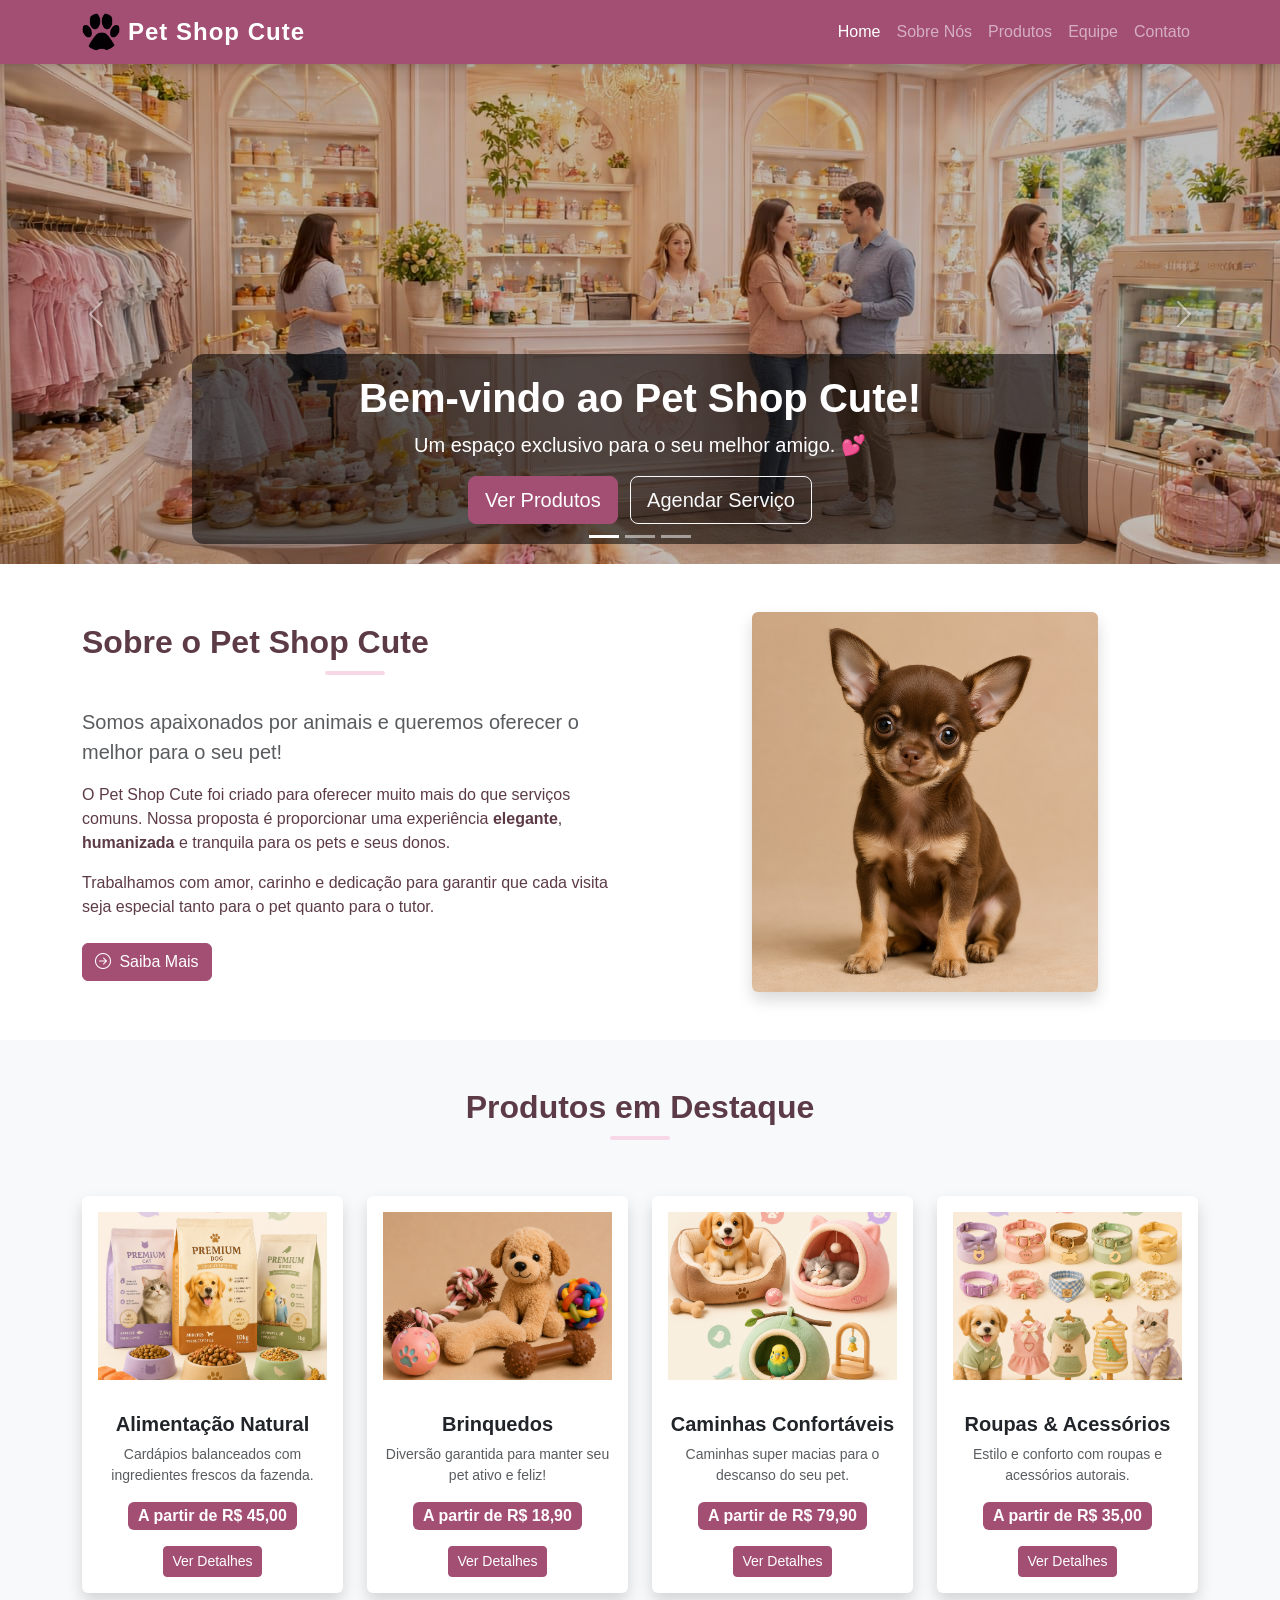
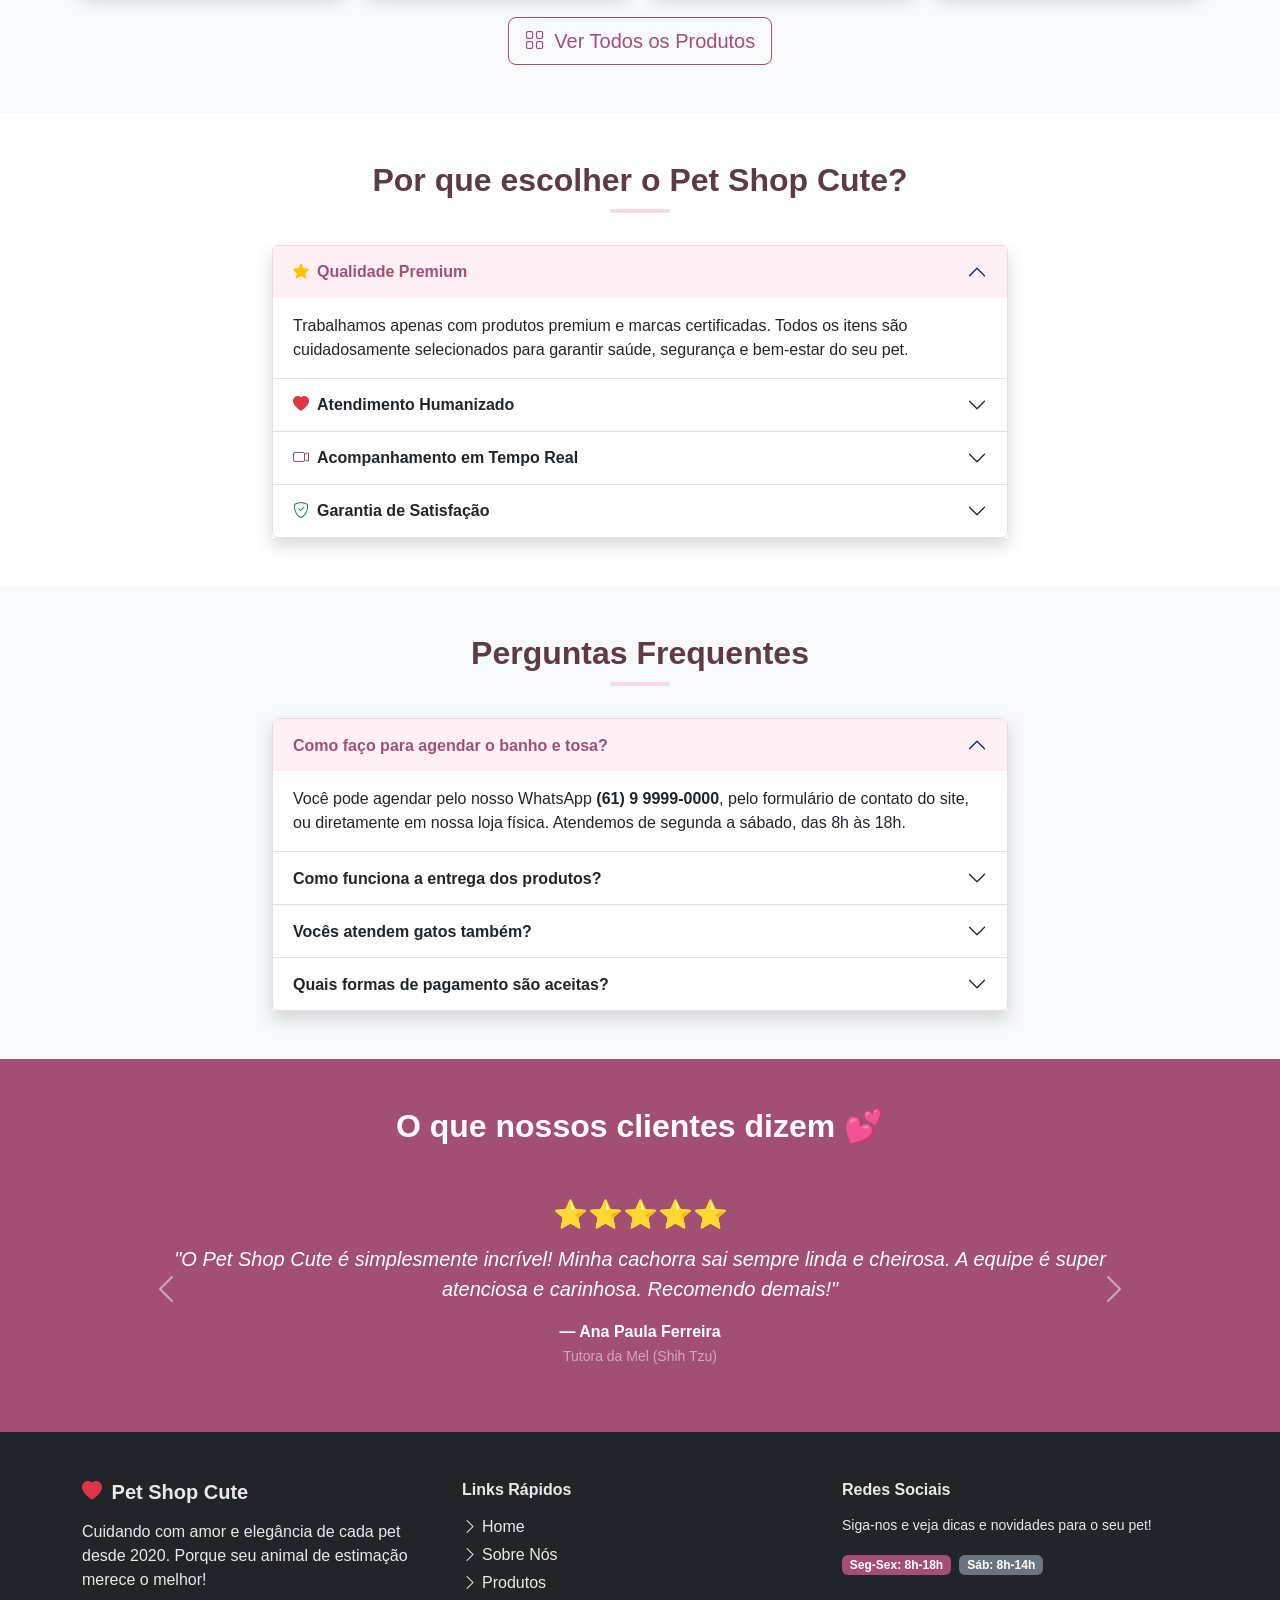
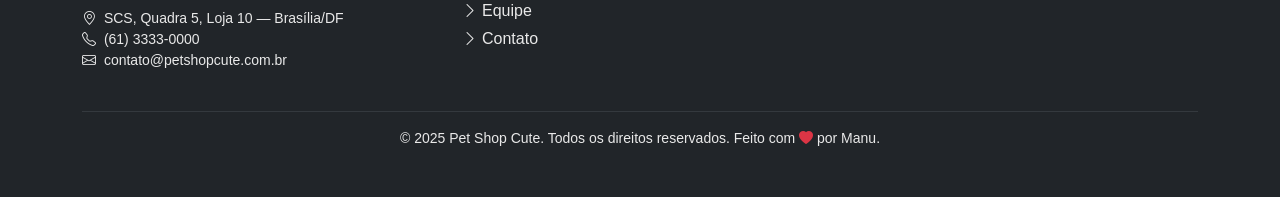
<file: index.html>
<!DOCTYPE html>
<html lang="pt-BR">
<head>
    <meta charset="UTF-8">
    <meta name="viewport" content="width=device-width, initial-scale=1.0">
    <link rel="icon" href="./imagens/logo.png" type="image/png">
    <title>Pet Shop Cute | Início</title>
    <!-- Bootstrap CSS -->
    <link href="https://cdn.jsdelivr.net/npm/bootstrap@5.3.3/dist/css/bootstrap.min.css" rel="stylesheet">
    <!-- Bootstrap Icons -->
    <link rel="stylesheet" href="https://cdn.jsdelivr.net/npm/bootstrap-icons@1.11.3/font/bootstrap-icons.min.css">
    <!-- CSS personalizado -->
    <link rel="stylesheet" href="css/estilo.css">
</head>
<body>

    <!-- ============ NAVBAR ============ -->
    <nav class="navbar navbar-expand-lg navbar-dark bg-primary sticky-top">
        <div class="container">
            <a class="navbar-brand fw-bold d-flex align-items-center" href="index.html">
                <img src="./imagens/logo.png" alt="Logo" width="38" height="38" class="me-2 rounded-circle">
                Pet Shop Cute
            </a>
            <button class="navbar-toggler" type="button" data-bs-toggle="collapse" data-bs-target="#navbarPrincipal">
                <span class="navbar-toggler-icon"></span>
            </button>
            <div class="collapse navbar-collapse" id="navbarPrincipal">
                <ul class="navbar-nav ms-auto">
                    <li class="nav-item">
                        <a class="nav-link active" href="index.html">Home</a>
                    </li>
                    <li class="nav-item">
                        <a class="nav-link" href="./paginas/sobre.html">Sobre Nós</a>
                    </li>
                    <li class="nav-item">
                        <a class="nav-link" href="./paginas/produtos.html">Produtos</a>
                    </li>
                    <li class="nav-item">
                        <a class="nav-link" href="./paginas/equipe.html">Equipe</a>
                    </li>
                    <li class="nav-item">
                        <a class="nav-link" href="./paginas/contato.html">Contato</a>
                    </li>
                </ul>
            </div>
        </div>
    </nav>

    <!-- ============ CAROUSEL PRINCIPAL ============ -->
    <div id="carouselPrincipal" class="carousel slide" data-bs-ride="carousel" data-bs-interval="4500">
        <div class="carousel-indicators">
            <button type="button" data-bs-target="#carouselPrincipal" data-bs-slide-to="0" class="active"></button>
            <button type="button" data-bs-target="#carouselPrincipal" data-bs-slide-to="1"></button>
            <button type="button" data-bs-target="#carouselPrincipal" data-bs-slide-to="2"></button>
        </div>
        <div class="carousel-inner">
            <div class="carousel-item active">
                <img src="./imagens/Pet Shop.jpeg" class="d-block w-100" alt="Pet Shop Cute - Espaço">
                <div class="carousel-caption d-none d-md-block">
                    <h2 class="fw-bold display-6">Bem-vindo ao Pet Shop Cute!</h2>
                    <p class="fs-5">Um espaço exclusivo para o seu melhor amigo. &#128149;</p>
                    <a href="./paginas/produtos.html" class="btn btn-primary btn-lg me-2">Ver Produtos</a>
                    <a href="./paginas/contato.html" class="btn btn-outline-light btn-lg">Agendar Serviço</a>
                </div>
            </div>
            <div class="carousel-item">
                <img src="./imagens/Pet Shop Spa.jpeg" class="d-block w-100" alt="Banho e Spa Premium">
                <div class="carousel-caption d-none d-md-block">
                    <h2 class="fw-bold display-6">Banho & Spa Premium</h2>
                    <p class="fs-5">Cuidado e bem-estar para o seu pet com produtos de qualidade!</p>
                    <a href="./paginas/contato.html" class="btn btn-primary btn-lg">Agendar Banho</a>
                </div>
            </div>
            <div class="carousel-item">
                <img src="./imagens/Comida.jpeg" class="d-block w-100" alt="Alimentação Natural">
                <div class="carousel-caption d-none d-md-block">
                    <h2 class="fw-bold display-6">Alimentação Natural</h2>
                    <p class="fs-5">Ingredientes frescos e balanceados para a saúde do seu pet!</p>
                    <a href="./paginas/produtos.html" class="btn btn-primary btn-lg">Ver Cardápio</a>
                </div>
            </div>
        </div>
        <button class="carousel-control-prev" type="button" data-bs-target="#carouselPrincipal" data-bs-slide="prev">
            <span class="carousel-control-prev-icon"></span>
            <span class="visually-hidden">Anterior</span>
        </button>
        <button class="carousel-control-next" type="button" data-bs-target="#carouselPrincipal" data-bs-slide="next">
            <span class="carousel-control-next-icon"></span>
            <span class="visually-hidden">Próximo</span>
        </button>
    </div>

    <!-- ============ SEÇÃO 1 - SOBRE NÓS ============ -->
    <section class="py-5" id="sobre">
        <div class="container">
            <div class="row align-items-center g-4">
                <div class="col-md-6">
                    <h2 class="fw-bold secao-titulo text-start">Sobre o Pet Shop Cute</h2>
                    <p class="lead text-muted">Somos apaixonados por animais e queremos oferecer o melhor para o seu pet!</p>
                    <p>O Pet Shop Cute foi criado para oferecer muito mais do que serviços comuns. Nossa proposta é proporcionar uma experiência <strong>elegante</strong>, <strong>humanizada</strong> e tranquila para os pets e seus donos.</p>
                    <p>Trabalhamos com amor, carinho e dedicação para garantir que cada visita seja especial tanto para o pet quanto para o tutor.</p>
                    <a href="./paginas/sobre.html" class="btn btn-primary mt-2">
                        <i class="bi bi-arrow-right-circle me-1"></i> Saiba Mais
                    </a>
                </div>
                <div class="col-md-6 text-center">
                    <img src="./imagens/cachorro.png" class="img-fluid rounded shadow" alt="Nosso pet shop" style="max-height: 380px;">
                </div>
            </div>
        </div>
    </section>

    <!-- ============ SEÇÃO 2 - PRODUTOS EM DESTAQUE ============ -->
    <section class="py-5 bg-light" id="produtos">
        <div class="container">
            <h2 class="text-center fw-bold secao-titulo">Produtos em Destaque</h2>
            <div class="row row-cols-1 row-cols-md-4 g-4 mt-2">
                <div class="col">
                    <div class="card h-100 shadow border-0">
                        <img src="./imagens/comida.png" class="card-img-top p-3" alt="Alimentação Natural">
                        <div class="card-body text-center">
                            <h5 class="card-title fw-bold">Alimentação Natural</h5>
                            <p class="card-text text-muted small">Cardápios balanceados com ingredientes frescos da fazenda.</p>
                            <span class="badge bg-primary fs-6 mb-3">A partir de R$ 45,00</span><br>
                            <a href="./paginas/produtos.html" class="btn btn-primary btn-sm">Ver Detalhes</a>
                        </div>
                    </div>
                </div>
                <div class="col">
                    <div class="card h-100 shadow border-0">
                        <img src="./imagens/brinquedos.png" class="card-img-top p-3" alt="Brinquedos">
                        <div class="card-body text-center">
                            <h5 class="card-title fw-bold">Brinquedos</h5>
                            <p class="card-text text-muted small">Diversão garantida para manter seu pet ativo e feliz!</p>
                            <span class="badge bg-primary fs-6 mb-3">A partir de R$ 18,90</span><br>
                            <a href="./paginas/produtos.html" class="btn btn-primary btn-sm">Ver Detalhes</a>
                        </div>
                    </div>
                </div>
                <div class="col">
                    <div class="card h-100 shadow border-0">
                        <img src="./imagens/caminhas.png" class="card-img-top p-3" alt="Caminhas">
                        <div class="card-body text-center">
                            <h5 class="card-title fw-bold">Caminhas Confortáveis</h5>
                            <p class="card-text text-muted small">Caminhas super macias para o descanso do seu pet.</p>
                            <span class="badge bg-primary fs-6 mb-3">A partir de R$ 79,90</span><br>
                            <a href="./paginas/produtos.html" class="btn btn-primary btn-sm">Ver Detalhes</a>
                        </div>
                    </div>
                </div>
                <div class="col">
                    <div class="card h-100 shadow border-0">
                        <img src="./imagens/roupa.png" class="card-img-top p-3" alt="Roupas e Acessórios">
                        <div class="card-body text-center">
                            <h5 class="card-title fw-bold">Roupas & Acessórios</h5>
                            <p class="card-text text-muted small">Estilo e conforto com roupas e acessórios autorais.</p>
                            <span class="badge bg-primary fs-6 mb-3">A partir de R$ 35,00</span><br>
                            <a href="./paginas/produtos.html" class="btn btn-primary btn-sm">Ver Detalhes</a>
                        </div>
                    </div>
                </div>
            </div>
            <div class="text-center mt-4">
                <a href="./paginas/produtos.html" class="btn btn-outline-primary btn-lg">
                    <i class="bi bi-grid me-1"></i> Ver Todos os Produtos
                </a>
            </div>
        </div>
    </section>

    <!-- ============ SEÇÃO 3 - DIFERENCIAIS (ACCORDION 1) ============ -->
    <section class="py-5" id="diferenciais">
        <div class="container">
            <h2 class="text-center fw-bold secao-titulo">Por que escolher o Pet Shop Cute?</h2>
            <div class="row mt-4">
                <div class="col-md-8 mx-auto">
                    <div class="accordion shadow" id="accordionDiferenciais">
                        <div class="accordion-item">
                            <h2 class="accordion-header">
                                <button class="accordion-button fw-bold" type="button" data-bs-toggle="collapse" data-bs-target="#dif1">
                                    <i class="bi bi-star-fill text-warning me-2"></i> Qualidade Premium
                                </button>
                            </h2>
                            <div id="dif1" class="accordion-collapse collapse show" data-bs-parent="#accordionDiferenciais">
                                <div class="accordion-body">
                                    Trabalhamos apenas com produtos premium e marcas certificadas. Todos os itens são cuidadosamente selecionados para garantir saúde, segurança e bem-estar do seu pet.
                                </div>
                            </div>
                        </div>
                        <div class="accordion-item">
                            <h2 class="accordion-header">
                                <button class="accordion-button collapsed fw-bold" type="button" data-bs-toggle="collapse" data-bs-target="#dif2">
                                    <i class="bi bi-heart-fill text-danger me-2"></i> Atendimento Humanizado
                                </button>
                            </h2>
                            <div id="dif2" class="accordion-collapse collapse" data-bs-parent="#accordionDiferenciais">
                                <div class="accordion-body">
                                    Nossa equipe é formada por amantes de animais, treinados para oferecer atendimento gentil, paciente e carinhoso. Seu pet é tratado com todo o amor que merece!
                                </div>
                            </div>
                        </div>
                        <div class="accordion-item">
                            <h2 class="accordion-header">
                                <button class="accordion-button collapsed fw-bold" type="button" data-bs-toggle="collapse" data-bs-target="#dif3">
                                    <i class="bi bi-camera-video text-primary me-2"></i> Acompanhamento em Tempo Real
                                </button>
                            </h2>
                            <div id="dif3" class="accordion-collapse collapse" data-bs-parent="#accordionDiferenciais">
                                <div class="accordion-body">
                                    Durante o banho e tosa, você pode acompanhar tudo pelo nosso sistema de câmeras via WhatsApp. Total transparência e tranquilidade para os tutores!
                                </div>
                            </div>
                        </div>
                        <div class="accordion-item">
                            <h2 class="accordion-header">
                                <button class="accordion-button collapsed fw-bold" type="button" data-bs-toggle="collapse" data-bs-target="#dif4">
                                    <i class="bi bi-shield-check text-success me-2"></i> Garantia de Satisfação
                                </button>
                            </h2>
                            <div id="dif4" class="accordion-collapse collapse" data-bs-parent="#accordionDiferenciais">
                                <div class="accordion-body">
                                    Sua satisfação é nossa prioridade! Se não ficou feliz com algum produto, garantimos a troca ou devolução do valor em até 30 dias. Sem burocracia!
                                </div>
                            </div>
                        </div>
                    </div>
                </div>
            </div>
        </div>
    </section>

    <!-- ============ SEÇÃO 4 - FAQ (ACCORDION 2) ============ -->
    <section class="py-5 bg-light" id="faq">
        <div class="container">
            <h2 class="text-center fw-bold secao-titulo">Perguntas Frequentes</h2>
            <div class="row mt-4">
                <div class="col-md-8 mx-auto">
                    <div class="accordion shadow" id="accordionFAQ">
                        <div class="accordion-item">
                            <h2 class="accordion-header">
                                <button class="accordion-button fw-bold" type="button" data-bs-toggle="collapse" data-bs-target="#faq1">
                                    Como faço para agendar o banho e tosa?
                                </button>
                            </h2>
                            <div id="faq1" class="accordion-collapse collapse show" data-bs-parent="#accordionFAQ">
                                <div class="accordion-body">
                                    Você pode agendar pelo nosso WhatsApp <strong>(61) 9 9999-0000</strong>, pelo formulário de contato do site, ou diretamente em nossa loja física. Atendemos de segunda a sábado, das 8h às 18h.
                                </div>
                            </div>
                        </div>
                        <div class="accordion-item">
                            <h2 class="accordion-header">
                                <button class="accordion-button collapsed fw-bold" type="button" data-bs-toggle="collapse" data-bs-target="#faq2">
                                    Como funciona a entrega dos produtos?
                                </button>
                            </h2>
                            <div id="faq2" class="accordion-collapse collapse" data-bs-parent="#accordionFAQ">
                                <div class="accordion-body">
                                    Entregamos em Brasília e Região Metropolitana em até 2 dias úteis. Compras acima de R$ 150,00 têm frete grátis! Acompanhe seu pedido em tempo real pelo nosso WhatsApp.
                                </div>
                            </div>
                        </div>
                        <div class="accordion-item">
                            <h2 class="accordion-header">
                                <button class="accordion-button collapsed fw-bold" type="button" data-bs-toggle="collapse" data-bs-target="#faq3">
                                    Vocês atendem gatos também?
                                </button>
                            </h2>
                            <div id="faq3" class="accordion-collapse collapse" data-bs-parent="#accordionFAQ">
                                <div class="accordion-body">
                                    Claro! Atendemos cães, gatos, coelhos e outros pequenos animais. Temos profissionais especializados no banho e tosa de gatos, com técnicas para deixar o bichano calmo e confortável.
                                </div>
                            </div>
                        </div>
                        <div class="accordion-item">
                            <h2 class="accordion-header">
                                <button class="accordion-button collapsed fw-bold" type="button" data-bs-toggle="collapse" data-bs-target="#faq4">
                                    Quais formas de pagamento são aceitas?
                                </button>
                            </h2>
                            <div id="faq4" class="accordion-collapse collapse" data-bs-parent="#accordionFAQ">
                                <div class="accordion-body">
                                    Aceitamos cartão de crédito (até 12x), débito, Pix e dinheiro. Para compras online, o pagamento pode ser feito via Pix ou boleto bancário.
                                </div>
                            </div>
                        </div>
                    </div>
                </div>
            </div>
        </div>
    </section>

    <!-- ============ DEPOIMENTOS - CAROUSEL 2 ============ -->
    <section class="py-5 bg-primary text-white secao-depoimentos" id="depoimentos">
        <div class="container">
            <h2 class="text-center fw-bold mb-5">O que nossos clientes dizem &#128149;</h2>
            <div id="carouselDepoimentos" class="carousel slide" data-bs-ride="carousel" data-bs-interval="5000">
                <div class="carousel-inner text-center">
                    <div class="carousel-item active">
                        <div class="px-5 pb-3">
                            <p class="fs-3 mb-2">&#11088;&#11088;&#11088;&#11088;&#11088;</p>
                            <p class="fs-5 fst-italic mb-3">"O Pet Shop Cute é simplesmente incrível! Minha cachorra sai sempre linda e cheirosa. A equipe é super atenciosa e carinhosa. Recomendo demais!"</p>
                            <p class="fw-bold mb-0">— Ana Paula Ferreira</p>
                            <small class="text-white-50">Tutora da Mel (Shih Tzu)</small>
                        </div>
                    </div>
                    <div class="carousel-item">
                        <div class="px-5 pb-3">
                            <p class="fs-3 mb-2">&#11088;&#11088;&#11088;&#11088;&#11088;</p>
                            <p class="fs-5 fst-italic mb-3">"Melhor pet shop que já visitei! O espaço é lindo, os produtos são de ótima qualidade e os preços são justos. Meu Rex adorou o banho spa!"</p>
                            <p class="fw-bold mb-0">— Carlos Roberto Alves</p>
                            <small class="text-white-50">Tutor do Rex (Labrador)</small>
                        </div>
                    </div>
                    <div class="carousel-item">
                        <div class="px-5 pb-3">
                            <p class="fs-3 mb-2">&#11088;&#11088;&#11088;&#11088;&#11088;</p>
                            <p class="fs-5 fst-italic mb-3">"Minha gata é super agitada mas ficou calma e tranquila no banho. As profissionais têm muito cuidado e amor pelos animais. Nota 1000!"</p>
                            <p class="fw-bold mb-0">— Marina Santos</p>
                            <small class="text-white-50">Tutora da Fofinha (Maine Coon)</small>
                        </div>
                    </div>
                </div>
                <button class="carousel-control-prev" type="button" data-bs-target="#carouselDepoimentos" data-bs-slide="prev">
                    <span class="carousel-control-prev-icon"></span>
                </button>
                <button class="carousel-control-next" type="button" data-bs-target="#carouselDepoimentos" data-bs-slide="next">
                    <span class="carousel-control-next-icon"></span>
                </button>
            </div>
        </div>
    </section>

    <!-- ============ RODAPÉ ============ -->
    <footer class="bg-dark text-white py-5">
        <div class="container">
            <div class="row g-4">
                <div class="col-md-4">
                    <h5 class="fw-bold mb-3">
                        <i class="bi bi-heart-fill text-danger me-1"></i> Pet Shop Cute
                    </h5>
                    <p class="text-muted">Cuidando com amor e elegância de cada pet desde 2020. Porque seu animal de estimação merece o melhor!</p>
                    <p class="text-muted small">
                        <i class="bi bi-geo-alt me-1"></i> SCS, Quadra 5, Loja 10 — Brasília/DF<br>
                        <i class="bi bi-telephone me-1"></i> (61) 3333-0000<br>
                        <i class="bi bi-envelope me-1"></i> contato@petshopcute.com.br
                    </p>
                </div>
                <div class="col-md-4">
                    <h6 class="fw-bold mb-3">Links Rápidos</h6>
                    <ul class="list-unstyled">
                        <li class="mb-1"><a href="index.html" class="text-muted"><i class="bi bi-chevron-right me-1"></i>Home</a></li>
                        <li class="mb-1"><a href="./paginas/sobre.html" class="text-muted"><i class="bi bi-chevron-right me-1"></i>Sobre Nós</a></li>
                        <li class="mb-1"><a href="./paginas/produtos.html" class="text-muted"><i class="bi bi-chevron-right me-1"></i>Produtos</a></li>
                        <li class="mb-1"><a href="./paginas/equipe.html" class="text-muted"><i class="bi bi-chevron-right me-1"></i>Equipe</a></li>
                        <li class="mb-1"><a href="./paginas/contato.html" class="text-muted"><i class="bi bi-chevron-right me-1"></i>Contato</a></li>
                    </ul>
                </div>
                <div class="col-md-4">
                    <h6 class="fw-bold mb-3">Redes Sociais</h6>
                    <p class="text-muted small">Siga-nos e veja dicas e novidades para o seu pet!</p>
                    <span class="badge bg-primary me-1">Seg-Sex: 8h-18h</span>
                    <span class="badge bg-secondary">Sáb: 8h-14h</span>
                </div>
            </div>
            <hr class="border-secondary mt-4">
            <p class="text-center text-muted mb-0 small">
                &copy; 2025 Pet Shop Cute. Todos os direitos reservados. Feito com <i class="bi bi-heart-fill text-danger"></i> por Manu.
            </p>
        </div>
    </footer>

    <!-- Bootstrap JS -->
    <script src="https://cdn.jsdelivr.net/npm/bootstrap@5.3.3/dist/js/bootstrap.bundle.min.js"></script>
    <script src="js/script.js"></script>
</body>
</html>
</file>
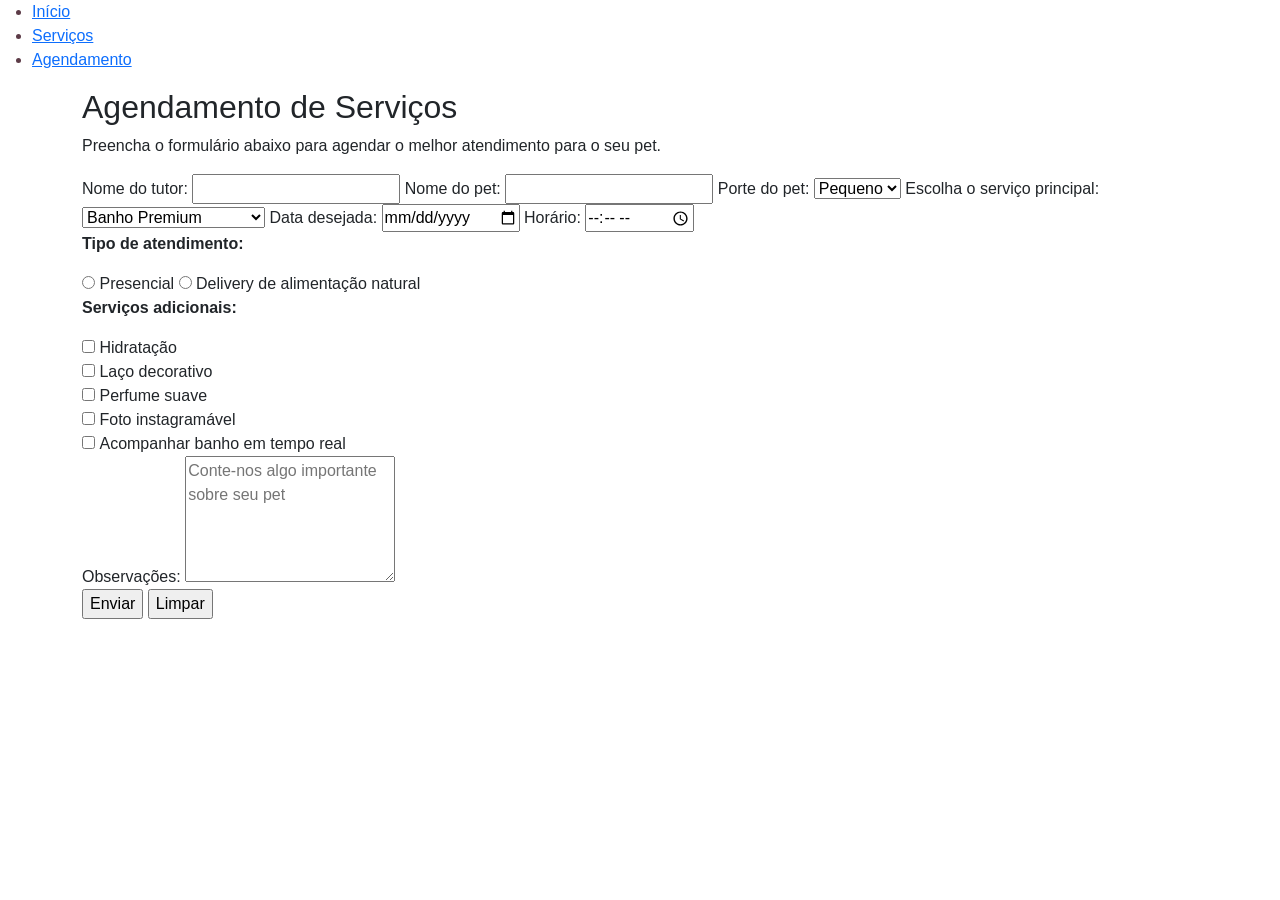
<file: paginas/agendamento.html>
<!DOCTYPE html>
<html lang="pt-BR">
<head>
  <meta charset="UTF-8">
  <meta name="viewport" content="width=device-width, initial-scale=1.0">
  <title>Pet Shop Cute | Agendamento</title>
  <link rel="icon" href="../imagens/logo.png" type="image/png">
  <link href="https://cdn.jsdelivr.net/npm/bootstrap@5.3.3/dist/css/bootstrap.min.css" rel="stylesheet">
  <link rel="stylesheet" href="https://cdn.jsdelivr.net/npm/bootstrap-icons@1.11.3/font/bootstrap-icons.min.css">
  <link rel="stylesheet" href="../css/estilo.css">
</head>
<body>
  <header>
    <nav>
      <ul class="menu">
        <li><a href="../index.html">Início</a></li>
        <li><a href="servicos.html">Serviços</a></li>
        <li><a href="agendamento.html">Agendamento</a></li>
      </ul>
    </nav>
  </header>

  <main class="container">
    <section class="card">
      <h2>Agendamento de Serviços</h2>
      <p>
        Preencha o formulário abaixo para agendar o melhor atendimento para o seu pet.
      </p>

      <form action="#" method="post">
        <label for="nomeTutor">Nome do tutor:</label>
        <input type="text" id="nomeTutor" name="nomeTutor" required>

        <label for="nomePet">Nome do pet:</label>
        <input type="text" id="nomePet" name="nomePet" required>

        <label for="porte">Porte do pet:</label>
        <select id="porte" name="porte">
          <option>Pequeno</option>
          <option>Médio</option>
          <option>Grande</option>
        </select>

        <label for="servico">Escolha o serviço principal:</label>
        <select id="servico" name="servico">
          <option>Banho Premium</option>
          <option>Tosa Completa</option>
          <option>Spa Relaxante</option>
          <option>Hidratação</option>
          <option>Limpeza de Ouvidos</option>
          <option>Corte de Unhas</option>
          <option>Consulta nutricional</option>
          <option>Alimentação natural</option>
          <option>Compra de roupas</option>
          <option>Compra de acessórios</option>
        </select>

        <label for="data">Data desejada:</label>
        <input type="date" id="data" name="data">

        <label for="horario">Horário:</label>
        <input type="time" id="horario" name="horario">

        <p><strong>Tipo de atendimento:</strong></p>
        <input type="radio" id="presencial" name="atendimento" value="Presencial">
        <label for="presencial">Presencial</label>

        <input type="radio" id="delivery" name="atendimento" value="Delivery">
        <label for="delivery">Delivery de alimentação natural</label>

        <p><strong>Serviços adicionais:</strong></p>
        <input type="checkbox" id="hidratacao" name="adicional" value="Hidratação">
        <label for="hidratacao">Hidratação</label><br>

        <input type="checkbox" id="laco" name="adicional" value="Laço decorativo">
        <label for="laco">Laço decorativo</label><br>

        <input type="checkbox" id="perfume" name="adicional" value="Perfume suave">
        <label for="perfume">Perfume suave</label><br>

        <input type="checkbox" id="foto" name="adicional" value="Foto instagramável">
        <label for="foto">Foto instagramável</label><br>

        <input type="checkbox" id="acompanhar" name="adicional" value="Acompanhar banho em tempo real">
        <label for="acompanhar">Acompanhar banho em tempo real</label><br>

        <label for="observacoes">Observações:</label>
        <textarea id="observacoes" name="observacoes" rows="5" placeholder="Conte-nos algo importante sobre seu pet"></textarea>

        <div class="botoes">
          <input type="submit" value="Enviar">
          <input type="reset" value="Limpar">
        </div>
      </form>
    </section>
  </main>
      <script src="https://cdn.jsdelivr.net/npm/bootstrap@5.3.3/dist/js/bootstrap.bundle.min.js"></script>
      <script src="../js/script.js"></script>
</body>
</html>
</file>
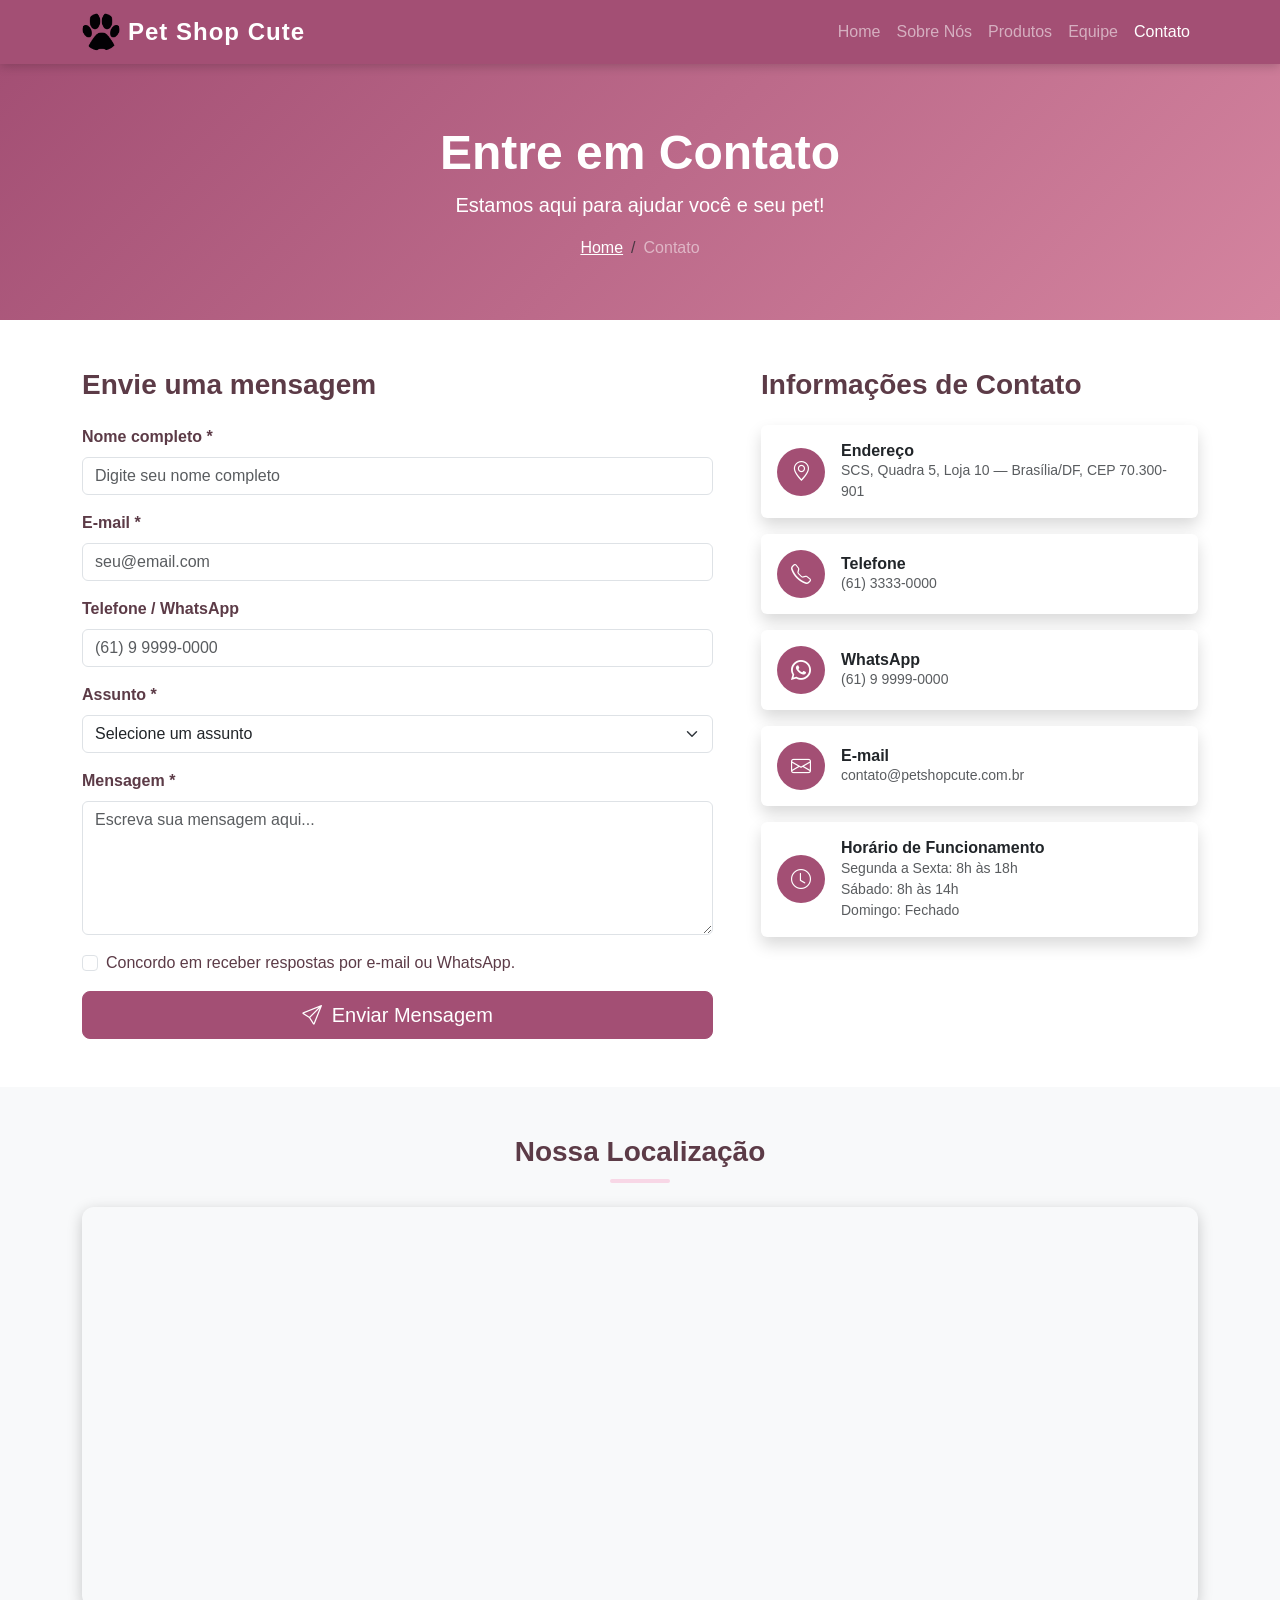
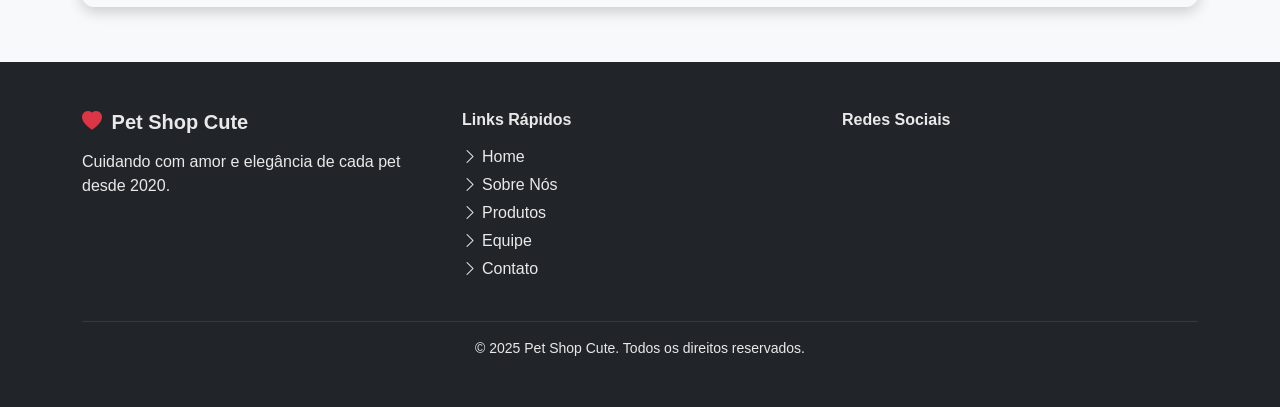
<file: paginas/contato.html>
<!DOCTYPE html>
<html lang="pt-BR">
<head>
    <meta charset="UTF-8">
    <meta name="viewport" content="width=device-width, initial-scale=1.0">
    <link rel="icon" href="../imagens/logo.png" type="image/png">
    <title>Pet Shop Cute | Contato</title>
    <link href="https://cdn.jsdelivr.net/npm/bootstrap@5.3.3/dist/css/bootstrap.min.css" rel="stylesheet">
    <link rel="stylesheet" href="https://cdn.jsdelivr.net/npm/bootstrap-icons@1.11.3/font/bootstrap-icons.min.css">
    <link rel="stylesheet" href="../css/estilo.css">
</head>
<body>

    <!-- ============ NAVBAR ============ -->
    <nav class="navbar navbar-expand-lg navbar-dark bg-primary sticky-top">
        <div class="container">
            <a class="navbar-brand fw-bold d-flex align-items-center" href="../index.html">
                <img src="../imagens/logo.png" alt="Logo" width="38" height="38" class="me-2 rounded-circle">
                Pet Shop Cute
            </a>
            <button class="navbar-toggler" type="button" data-bs-toggle="collapse" data-bs-target="#navbarPrincipal">
                <span class="navbar-toggler-icon"></span>
            </button>
            <div class="collapse navbar-collapse" id="navbarPrincipal">
                <ul class="navbar-nav ms-auto">
                    <li class="nav-item"><a class="nav-link" href="../index.html">Home</a></li>
                    <li class="nav-item"><a class="nav-link" href="sobre.html">Sobre Nós</a></li>
                    <li class="nav-item"><a class="nav-link" href="produtos.html">Produtos</a></li>
                    <li class="nav-item"><a class="nav-link" href="equipe.html">Equipe</a></li>
                    <li class="nav-item"><a class="nav-link active" href="contato.html">Contato</a></li>
                </ul>
            </div>
        </div>
    </nav>

    <!-- ============ CABEÇALHO DA PÁGINA ============ -->
    <section class="hero-interno text-center">
        <div class="container">
            <h1 class="fw-bold display-5">Entre em Contato</h1>
            <p class="lead">Estamos aqui para ajudar você e seu pet!</p>
            <nav aria-label="breadcrumb">
                <ol class="breadcrumb justify-content-center mb-0">
                    <li class="breadcrumb-item"><a href="../index.html" class="text-white">Home</a></li>
                    <li class="breadcrumb-item text-white-50 active">Contato</li>
                </ol>
            </nav>
        </div>
    </section>

    <!-- ============ FORMULÁRIO + INFO ============ -->
    <section class="py-5">
        <div class="container">
            <div class="row g-5">

                <!-- Formulário -->
                <div class="col-md-7">
                    <h3 class="fw-bold mb-4">Envie uma mensagem</h3>

                    <form id="formContato" novalidate>
                        <!-- Nome -->
                        <div class="mb-3">
                            <label for="nome" class="form-label fw-bold">Nome completo *</label>
                            <input type="text" class="form-control" id="nome" name="nome" placeholder="Digite seu nome completo" required>
                        </div>

                        <!-- E-mail -->
                        <div class="mb-3">
                            <label for="email" class="form-label fw-bold">E-mail *</label>
                            <input type="email" class="form-control" id="email" name="email" placeholder="seu@email.com" required>
                        </div>

                        <!-- Telefone -->
                        <div class="mb-3">
                            <label for="telefone" class="form-label fw-bold">Telefone / WhatsApp</label>
                            <input type="tel" class="form-control" id="telefone" name="telefone" placeholder="(61) 9 9999-0000" maxlength="15">
                        </div>

                        <!-- Assunto -->
                        <div class="mb-3">
                            <label for="assunto" class="form-label fw-bold">Assunto *</label>
                            <select class="form-select" id="assunto" name="assunto" required>
                                <option value="" selected disabled>Selecione um assunto</option>
                                <option value="banho-tosa">Agendamento - Banho e Tosa</option>
                                <option value="veterinario">Consulta Veterinária</option>
                                <option value="produto">Dúvida sobre Produtos</option>
                                <option value="adocao">Adoção Responsável</option>
                                <option value="curriculo">Enviar Currículo</option>
                                <option value="outro">Outro Assunto</option>
                            </select>
                        </div>

                        <!-- Mensagem -->
                        <div class="mb-3">
                            <label for="mensagem" class="form-label fw-bold">Mensagem *</label>
                            <textarea class="form-control" id="mensagem" name="mensagem" rows="5" placeholder="Escreva sua mensagem aqui..." required></textarea>
                        </div>

                        <!-- Aceitar termos -->
                        <div class="mb-3 form-check">
                            <input type="checkbox" class="form-check-input" id="termos" required>
                            <label class="form-check-label" for="termos">
                                Concordo em receber respostas por e-mail ou WhatsApp.
                            </label>
                        </div>

                        <div class="d-grid">
                            <button type="submit" class="btn btn-primary btn-lg">
                                <i class="bi bi-send me-1"></i> Enviar Mensagem
                            </button>
                        </div>
                    </form>
                </div>

                <!-- Informações de contato -->
                <div class="col-md-5">
                    <h3 class="fw-bold mb-4">Informações de Contato</h3>

                    <div class="card shadow border-0 mb-3">
                        <div class="card-body d-flex align-items-center">
                            <div class="bg-primary text-white rounded-circle d-flex align-items-center justify-content-center me-3" style="width:48px; height:48px; min-width:48px;">
                                <i class="bi bi-geo-alt fs-5"></i>
                            </div>
                            <div>
                                <h6 class="fw-bold mb-0">Endereço</h6>
                                <p class="text-muted mb-0 small">SCS, Quadra 5, Loja 10 — Brasília/DF, CEP 70.300-901</p>
                            </div>
                        </div>
                    </div>

                    <div class="card shadow border-0 mb-3">
                        <div class="card-body d-flex align-items-center">
                            <div class="bg-primary text-white rounded-circle d-flex align-items-center justify-content-center me-3" style="width:48px; height:48px; min-width:48px;">
                                <i class="bi bi-telephone fs-5"></i>
                            </div>
                            <div>
                                <h6 class="fw-bold mb-0">Telefone</h6>
                                <p class="text-muted mb-0 small">(61) 3333-0000</p>
                            </div>
                        </div>
                    </div>

                    <div class="card shadow border-0 mb-3">
                        <div class="card-body d-flex align-items-center">
                            <div class="bg-primary text-white rounded-circle d-flex align-items-center justify-content-center me-3" style="width:48px; height:48px; min-width:48px;">
                                <i class="bi bi-whatsapp fs-5"></i>
                            </div>
                            <div>
                                <h6 class="fw-bold mb-0">WhatsApp</h6>
                                <p class="text-muted mb-0 small">(61) 9 9999-0000</p>
                            </div>
                        </div>
                    </div>

                    <div class="card shadow border-0 mb-3">
                        <div class="card-body d-flex align-items-center">
                            <div class="bg-primary text-white rounded-circle d-flex align-items-center justify-content-center me-3" style="width:48px; height:48px; min-width:48px;">
                                <i class="bi bi-envelope fs-5"></i>
                            </div>
                            <div>
                                <h6 class="fw-bold mb-0">E-mail</h6>
                                <p class="text-muted mb-0 small">contato@petshopcute.com.br</p>
                            </div>
                        </div>
                    </div>

                    <div class="card shadow border-0">
                        <div class="card-body d-flex align-items-center">
                            <div class="bg-primary text-white rounded-circle d-flex align-items-center justify-content-center me-3" style="width:48px; height:48px; min-width:48px;">
                                <i class="bi bi-clock fs-5"></i>
                            </div>
                            <div>
                                <h6 class="fw-bold mb-0">Horário de Funcionamento</h6>
                                <p class="text-muted mb-0 small">Segunda a Sexta: 8h às 18h<br>Sábado: 8h às 14h<br>Domingo: Fechado</p>
                            </div>
                        </div>
                    </div>
                </div>
            </div>
        </div>
    </section>

    <!-- ============ GOOGLE MAPS ============ -->
    <section class="py-5 bg-light">
        <div class="container">
            <h3 class="text-center fw-bold secao-titulo mb-4">Nossa Localização</h3>
            <div class="mapa-container">
                <iframe
                    src="https://www.google.com/maps/embed?pb=!1m18!1m12!1m3!1d245498.04847475498!2d-48.109404250000005!3d-15.7217175!2m3!1f0!2f0!3f0!3m2!1i1024!2i768!4f13.1!3m3!1m2!1s0x935a3d18df9ae275%3A0x738470e469754a24!2sBras%C3%ADlia%2C%20DF!5e0!3m2!1spt-BR!2sbr!4v1717000000000!5m2!1spt-BR!2sbr"
                    width="100%"
                    height="400"
                    style="border:0;"
                    allowfullscreen=""
                    loading="lazy"
                    referrerpolicy="no-referrer-when-downgrade"
                    title="Localização do Pet Shop Cute em Brasília">
                </iframe>
            </div>
        </div>
    </section>

    <!-- ============ RODAPÉ ============ -->
    <footer class="bg-dark text-white py-5">
        <div class="container">
            <div class="row g-4">
                <div class="col-md-4">
                    <h5 class="fw-bold mb-3"><i class="bi bi-heart-fill text-danger me-1"></i> Pet Shop Cute</h5>
                    <p class="text-muted">Cuidando com amor e elegância de cada pet desde 2020.</p>
                </div>
                <div class="col-md-4">
                    <h6 class="fw-bold mb-3">Links Rápidos</h6>
                    <ul class="list-unstyled">
                        <li class="mb-1"><a href="../index.html" class="text-muted"><i class="bi bi-chevron-right me-1"></i>Home</a></li>
                        <li class="mb-1"><a href="sobre.html" class="text-muted"><i class="bi bi-chevron-right me-1"></i>Sobre Nós</a></li>
                        <li class="mb-1"><a href="produtos.html" class="text-muted"><i class="bi bi-chevron-right me-1"></i>Produtos</a></li>
                        <li class="mb-1"><a href="equipe.html" class="text-muted"><i class="bi bi-chevron-right me-1"></i>Equipe</a></li>
                        <li class="mb-1"><a href="contato.html" class="text-muted"><i class="bi bi-chevron-right me-1"></i>Contato</a></li>
                    </ul>
                </div>
                <div class="col-md-4">
                    <h6 class="fw-bold mb-3">Redes Sociais</h6>
                    <!-- redes sociais removidas -->
                </div>
            </div>
            <hr class="border-secondary mt-4">
            <p class="text-center text-muted mb-0 small">&copy; 2025 Pet Shop Cute. Todos os direitos reservados.</p>
        </div>
    </footer>

    <script src="https://cdn.jsdelivr.net/npm/bootstrap@5.3.3/dist/js/bootstrap.bundle.min.js"></script>
    <script src="../js/script.js"></script>
</body>
</html>
</file>
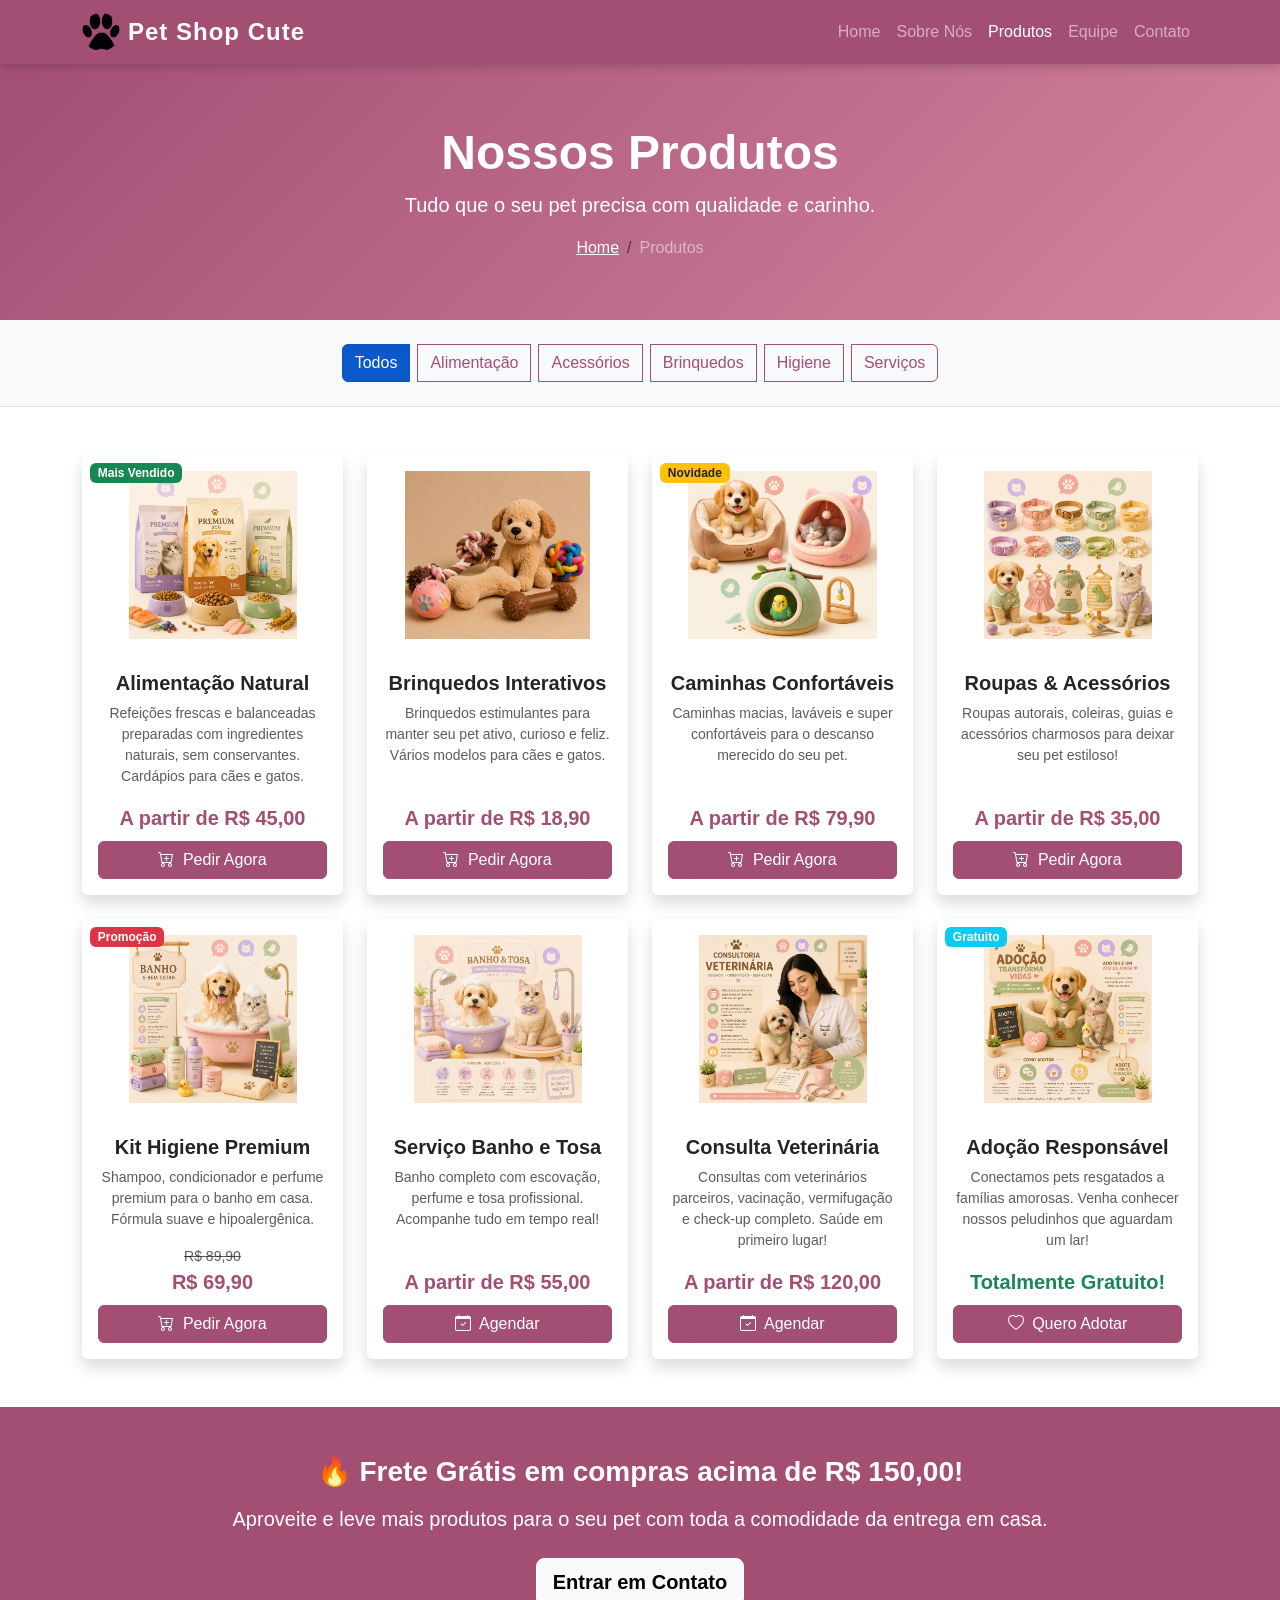
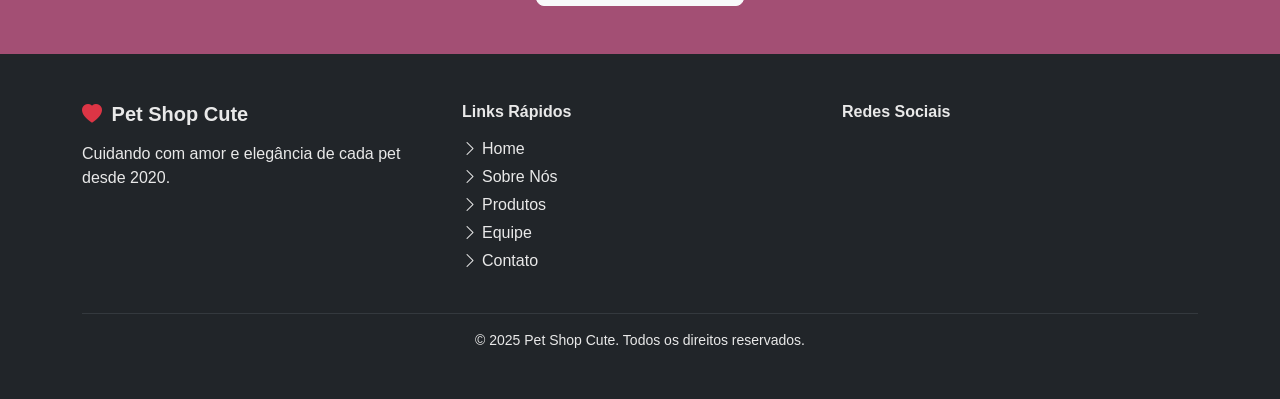
<file: paginas/produtos.html>
<!DOCTYPE html>
<html lang="pt-BR">
<head>
    <meta charset="UTF-8">
    <meta name="viewport" content="width=device-width, initial-scale=1.0">
    <link rel="icon" href="../imagens/logo.png" type="image/png">
    <title>Pet Shop Cute | Produtos</title>
    <link href="https://cdn.jsdelivr.net/npm/bootstrap@5.3.3/dist/css/bootstrap.min.css" rel="stylesheet">
    <link rel="stylesheet" href="https://cdn.jsdelivr.net/npm/bootstrap-icons@1.11.3/font/bootstrap-icons.min.css">
    <link rel="stylesheet" href="../css/estilo.css">
</head>
<body>

    <!-- ============ NAVBAR ============ -->
    <nav class="navbar navbar-expand-lg navbar-dark bg-primary sticky-top">
        <div class="container">
            <a class="navbar-brand fw-bold d-flex align-items-center" href="../index.html">
                <img src="../imagens/logo.png" alt="Logo" width="38" height="38" class="me-2 rounded-circle">
                Pet Shop Cute
            </a>
            <button class="navbar-toggler" type="button" data-bs-toggle="collapse" data-bs-target="#navbarPrincipal">
                <span class="navbar-toggler-icon"></span>
            </button>
            <div class="collapse navbar-collapse" id="navbarPrincipal">
                <ul class="navbar-nav ms-auto">
                    <li class="nav-item"><a class="nav-link" href="../index.html">Home</a></li>
                    <li class="nav-item"><a class="nav-link" href="sobre.html">Sobre Nós</a></li>
                    <li class="nav-item"><a class="nav-link active" href="produtos.html">Produtos</a></li>
                    <li class="nav-item"><a class="nav-link" href="equipe.html">Equipe</a></li>
                    <li class="nav-item"><a class="nav-link" href="contato.html">Contato</a></li>
                </ul>
            </div>
        </div>
    </nav>

    <!-- ============ CABEÇALHO DA PÁGINA ============ -->
    <section class="hero-interno text-center">
        <div class="container">
            <h1 class="fw-bold display-5">Nossos Produtos</h1>
            <p class="lead">Tudo que o seu pet precisa com qualidade e carinho.</p>
            <nav aria-label="breadcrumb">
                <ol class="breadcrumb justify-content-center mb-0">
                    <li class="breadcrumb-item"><a href="../index.html" class="text-white">Home</a></li>
                    <li class="breadcrumb-item text-white-50 active">Produtos</li>
                </ol>
            </nav>
        </div>
    </section>

    <!-- ============ FILTROS (decorativos) ============ -->
    <section class="py-4 bg-light border-bottom">
        <div class="container text-center">
            <div class="btn-group flex-wrap gap-2" role="group">
                <button type="button" class="btn btn-primary active">Todos</button>
                <button type="button" class="btn btn-outline-primary">Alimentação</button>
                <button type="button" class="btn btn-outline-primary">Acessórios</button>
                <button type="button" class="btn btn-outline-primary">Brinquedos</button>
                <button type="button" class="btn btn-outline-primary">Higiene</button>
                <button type="button" class="btn btn-outline-primary">Serviços</button>
            </div>
        </div>
    </section>

    <!-- ============ CATÁLOGO DE PRODUTOS ============ -->
    <section class="py-5">
        <div class="container">
            <div class="row row-cols-1 row-cols-md-2 row-cols-lg-4 g-4">

                <div class="col">
                    <div class="card h-100 shadow border-0">
                        <div class="position-relative">
                            <img src="../imagens/comida.png" class="card-img-top p-3" alt="Alimentação Natural" style="height:200px; object-fit:contain;">
                            <span class="badge bg-success position-absolute top-0 start-0 m-2">Mais Vendido</span>
                        </div>
                        <div class="card-body text-center d-flex flex-column">
                            <h5 class="card-title fw-bold">Alimentação Natural</h5>
                            <p class="card-text text-muted small flex-grow-1">Refeições frescas e balanceadas preparadas com ingredientes naturais, sem conservantes. Cardápios para cães e gatos.</p>
                            <div class="mt-auto">
                                <p class="fw-bold text-primary fs-5 mb-2">A partir de R$ 45,00</p>
                                <a href="contato.html" class="btn btn-primary w-100">
                                    <i class="bi bi-cart-plus me-1"></i> Pedir Agora
                                </a>
                            </div>
                        </div>
                    </div>
                </div>

                <div class="col">
                    <div class="card h-100 shadow border-0">
                        <div class="position-relative">
                            <img src="../imagens/brinquedos.png" class="card-img-top p-3" alt="Brinquedos" style="height:200px; object-fit:contain;">
                        </div>
                        <div class="card-body text-center d-flex flex-column">
                            <h5 class="card-title fw-bold">Brinquedos Interativos</h5>
                            <p class="card-text text-muted small flex-grow-1">Brinquedos estimulantes para manter seu pet ativo, curioso e feliz. Vários modelos para cães e gatos.</p>
                            <div class="mt-auto">
                                <p class="fw-bold text-primary fs-5 mb-2">A partir de R$ 18,90</p>
                                <a href="contato.html" class="btn btn-primary w-100">
                                    <i class="bi bi-cart-plus me-1"></i> Pedir Agora
                                </a>
                            </div>
                        </div>
                    </div>
                </div>

                <div class="col">
                    <div class="card h-100 shadow border-0">
                        <div class="position-relative">
                            <img src="../imagens/caminhas.png" class="card-img-top p-3" alt="Caminhas" style="height:200px; object-fit:contain;">
                            <span class="badge bg-warning text-dark position-absolute top-0 start-0 m-2">Novidade</span>
                        </div>
                        <div class="card-body text-center d-flex flex-column">
                            <h5 class="card-title fw-bold">Caminhas Confortáveis</h5>
                            <p class="card-text text-muted small flex-grow-1">Caminhas macias, laváveis e super confortáveis para o descanso merecido do seu pet.</p>
                            <div class="mt-auto">
                                <p class="fw-bold text-primary fs-5 mb-2">A partir de R$ 79,90</p>
                                <a href="contato.html" class="btn btn-primary w-100">
                                    <i class="bi bi-cart-plus me-1"></i> Pedir Agora
                                </a>
                            </div>
                        </div>
                    </div>
                </div>

                <div class="col">
                    <div class="card h-100 shadow border-0">
                        <div class="position-relative">
                            <img src="../imagens/roupa.png" class="card-img-top p-3" alt="Roupas" style="height:200px; object-fit:contain;">
                        </div>
                        <div class="card-body text-center d-flex flex-column">
                            <h5 class="card-title fw-bold">Roupas & Acessórios</h5>
                            <p class="card-text text-muted small flex-grow-1">Roupas autorais, coleiras, guias e acessórios charmosos para deixar seu pet estiloso!</p>
                            <div class="mt-auto">
                                <p class="fw-bold text-primary fs-5 mb-2">A partir de R$ 35,00</p>
                                <a href="contato.html" class="btn btn-primary w-100">
                                    <i class="bi bi-cart-plus me-1"></i> Pedir Agora
                                </a>
                            </div>
                        </div>
                    </div>
                </div>

                <div class="col">
                    <div class="card h-100 shadow border-0">
                        <div class="position-relative">
                            <img src="../imagens/banho.png" class="card-img-top p-3" alt="Banho" style="height:200px; object-fit:contain;">
                            <span class="badge bg-danger position-absolute top-0 start-0 m-2">Promoção</span>
                        </div>
                        <div class="card-body text-center d-flex flex-column">
                            <h5 class="card-title fw-bold">Kit Higiene Premium</h5>
                            <p class="card-text text-muted small flex-grow-1">Shampoo, condicionador e perfume premium para o banho em casa. Fórmula suave e hipoalergênica.</p>
                            <div class="mt-auto">
                                <p class="text-muted text-decoration-line-through small mb-0">R$ 89,90</p>
                                <p class="fw-bold text-primary fs-5 mb-2">R$ 69,90</p>
                                <a href="contato.html" class="btn btn-primary w-100">
                                    <i class="bi bi-cart-plus me-1"></i> Pedir Agora
                                </a>
                            </div>
                        </div>
                    </div>
                </div>

                <div class="col">
                    <div class="card h-100 shadow border-0">
                        <div class="position-relative">
                            <img src="../imagens/banho e tosa.png" class="card-img-top p-3" alt="Banho e Tosa" style="height:200px; object-fit:contain;">
                        </div>
                        <div class="card-body text-center d-flex flex-column">
                            <h5 class="card-title fw-bold">Serviço Banho e Tosa</h5>
                            <p class="card-text text-muted small flex-grow-1">Banho completo com escovação, perfume e tosa profissional. Acompanhe tudo em tempo real!</p>
                            <div class="mt-auto">
                                <p class="fw-bold text-primary fs-5 mb-2">A partir de R$ 55,00</p>
                                <a href="contato.html" class="btn btn-primary w-100">
                                    <i class="bi bi-calendar-check me-1"></i> Agendar
                                </a>
                            </div>
                        </div>
                    </div>
                </div>

                <div class="col">
                    <div class="card h-100 shadow border-0">
                        <div class="position-relative">
                            <img src="../imagens/veterinaria.png" class="card-img-top p-3" alt="Veterinária" style="height:200px; object-fit:contain;">
                        </div>
                        <div class="card-body text-center d-flex flex-column">
                            <h5 class="card-title fw-bold">Consulta Veterinária</h5>
                            <p class="card-text text-muted small flex-grow-1">Consultas com veterinários parceiros, vacinação, vermifugação e check-up completo. Saúde em primeiro lugar!</p>
                            <div class="mt-auto">
                                <p class="fw-bold text-primary fs-5 mb-2">A partir de R$ 120,00</p>
                                <a href="contato.html" class="btn btn-primary w-100">
                                    <i class="bi bi-calendar-check me-1"></i> Agendar
                                </a>
                            </div>
                        </div>
                    </div>
                </div>

                <div class="col">
                    <div class="card h-100 shadow border-0">
                        <div class="position-relative">
                            <img src="../imagens/adocao.png" class="card-img-top p-3" alt="Adoção" style="height:200px; object-fit:contain;">
                            <span class="badge bg-info position-absolute top-0 start-0 m-2">Gratuito</span>
                        </div>
                        <div class="card-body text-center d-flex flex-column">
                            <h5 class="card-title fw-bold">Adoção Responsável</h5>
                            <p class="card-text text-muted small flex-grow-1">Conectamos pets resgatados a famílias amorosas. Venha conhecer nossos peludinhos que aguardam um lar!</p>
                            <div class="mt-auto">
                                <p class="fw-bold text-success fs-5 mb-2">Totalmente Gratuito!</p>
                                <a href="contato.html" class="btn btn-primary w-100">
                                    <i class="bi bi-heart me-1"></i> Quero Adotar
                                </a>
                            </div>
                        </div>
                    </div>
                </div>

            </div>
        </div>
    </section>

    <!-- ============ BANNER PROMOCIONAL ============ -->
    <section class="py-5 bg-primary text-white text-center">
        <div class="container">
            <h3 class="fw-bold mb-3">&#128293; Frete Grátis em compras acima de R$ 150,00!</h3>
            <p class="lead mb-4">Aproveite e leve mais produtos para o seu pet com toda a comodidade da entrega em casa.</p>
            <a href="contato.html" class="btn btn-light btn-lg fw-bold">Entrar em Contato</a>
        </div>
    </section>

    <!-- ============ RODAPÉ ============ -->
    <footer class="bg-dark text-white py-5">
        <div class="container">
            <div class="row g-4">
                <div class="col-md-4">
                    <h5 class="fw-bold mb-3"><i class="bi bi-heart-fill text-danger me-1"></i> Pet Shop Cute</h5>
                    <p class="text-muted">Cuidando com amor e elegância de cada pet desde 2020.</p>
                </div>
                <div class="col-md-4">
                    <h6 class="fw-bold mb-3">Links Rápidos</h6>
                    <ul class="list-unstyled">
                        <li class="mb-1"><a href="../index.html" class="text-muted"><i class="bi bi-chevron-right me-1"></i>Home</a></li>
                        <li class="mb-1"><a href="sobre.html" class="text-muted"><i class="bi bi-chevron-right me-1"></i>Sobre Nós</a></li>
                        <li class="mb-1"><a href="produtos.html" class="text-muted"><i class="bi bi-chevron-right me-1"></i>Produtos</a></li>
                        <li class="mb-1"><a href="equipe.html" class="text-muted"><i class="bi bi-chevron-right me-1"></i>Equipe</a></li>
                        <li class="mb-1"><a href="contato.html" class="text-muted"><i class="bi bi-chevron-right me-1"></i>Contato</a></li>
                    </ul>
                </div>
                <div class="col-md-4">
                    <h6 class="fw-bold mb-3">Redes Sociais</h6>
                    <!-- redes sociais removidas -->
                </div>
            </div>
            <hr class="border-secondary mt-4">
            <p class="text-center text-muted mb-0 small">&copy; 2025 Pet Shop Cute. Todos os direitos reservados.</p>
        </div>
    </footer>

    <script src="https://cdn.jsdelivr.net/npm/bootstrap@5.3.3/dist/js/bootstrap.bundle.min.js"></script>
    <script src="../js/script.js"></script>
</body>
</html>
</file>
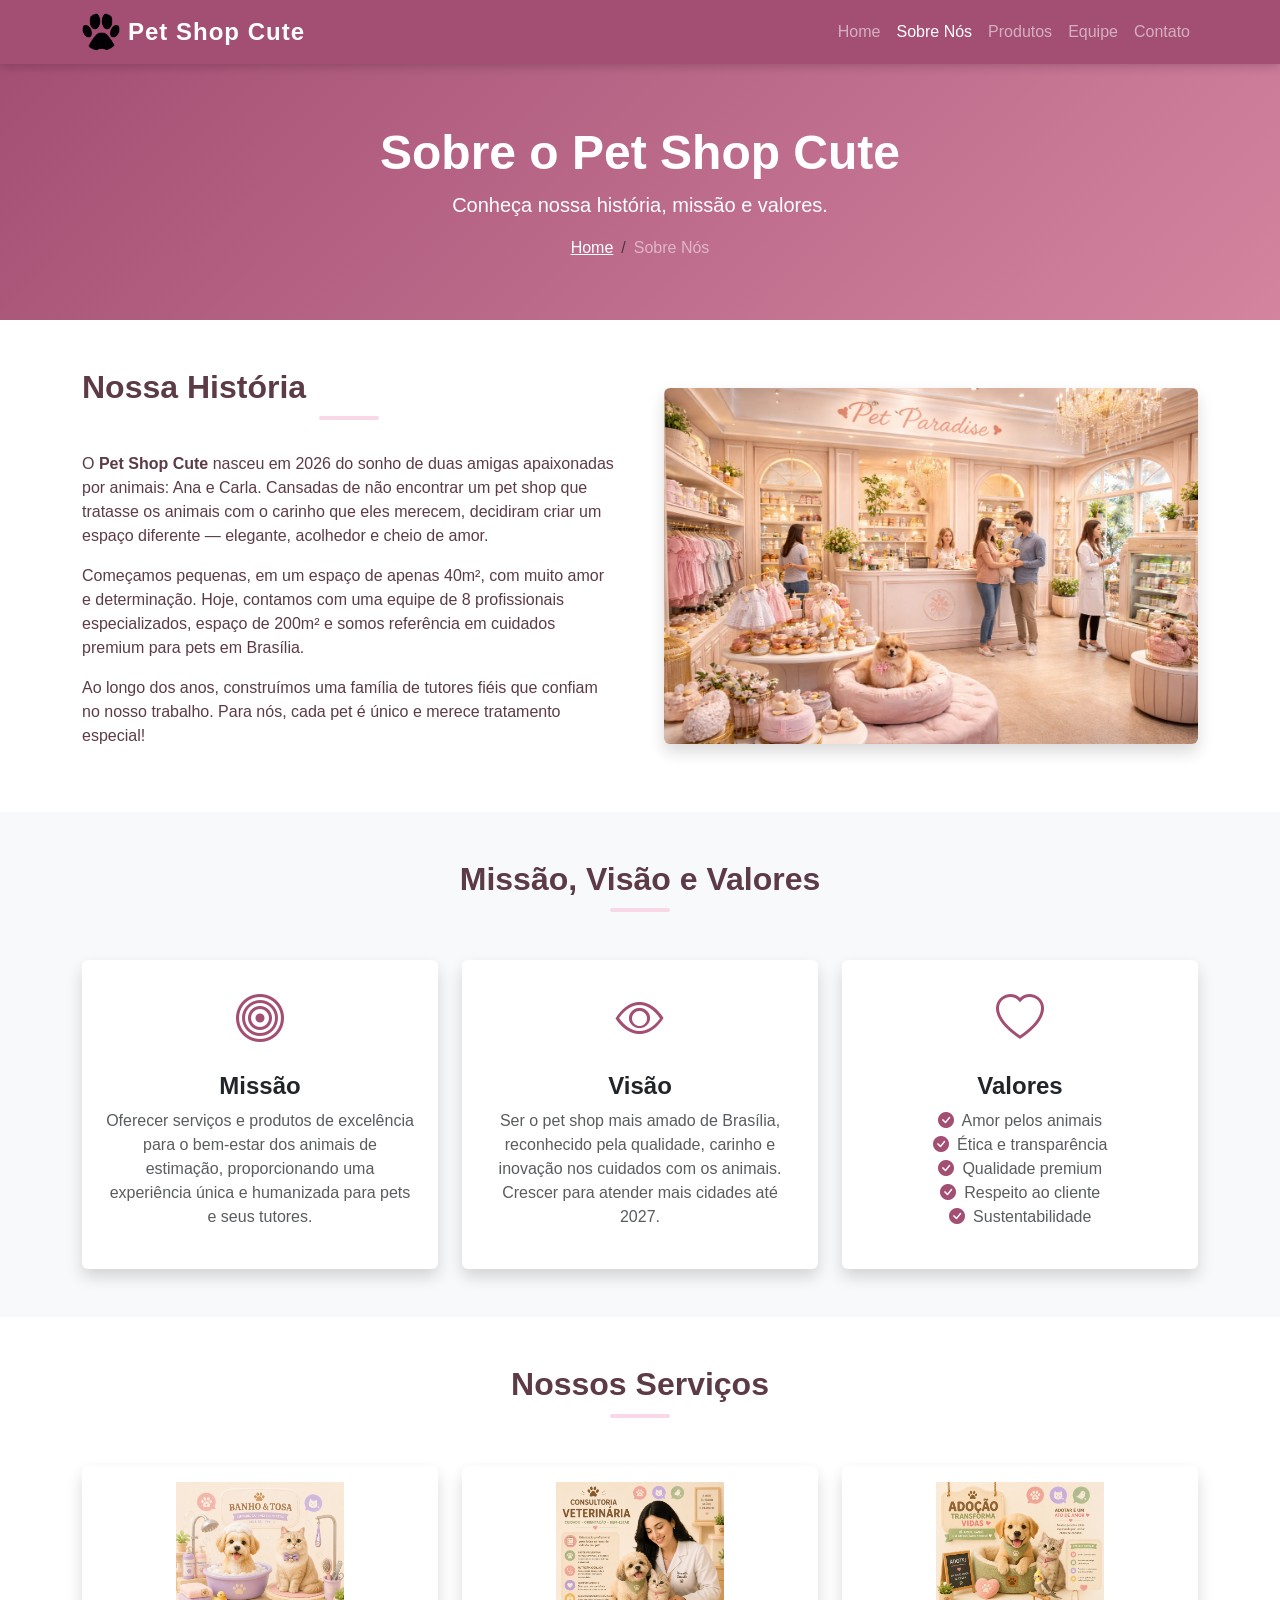
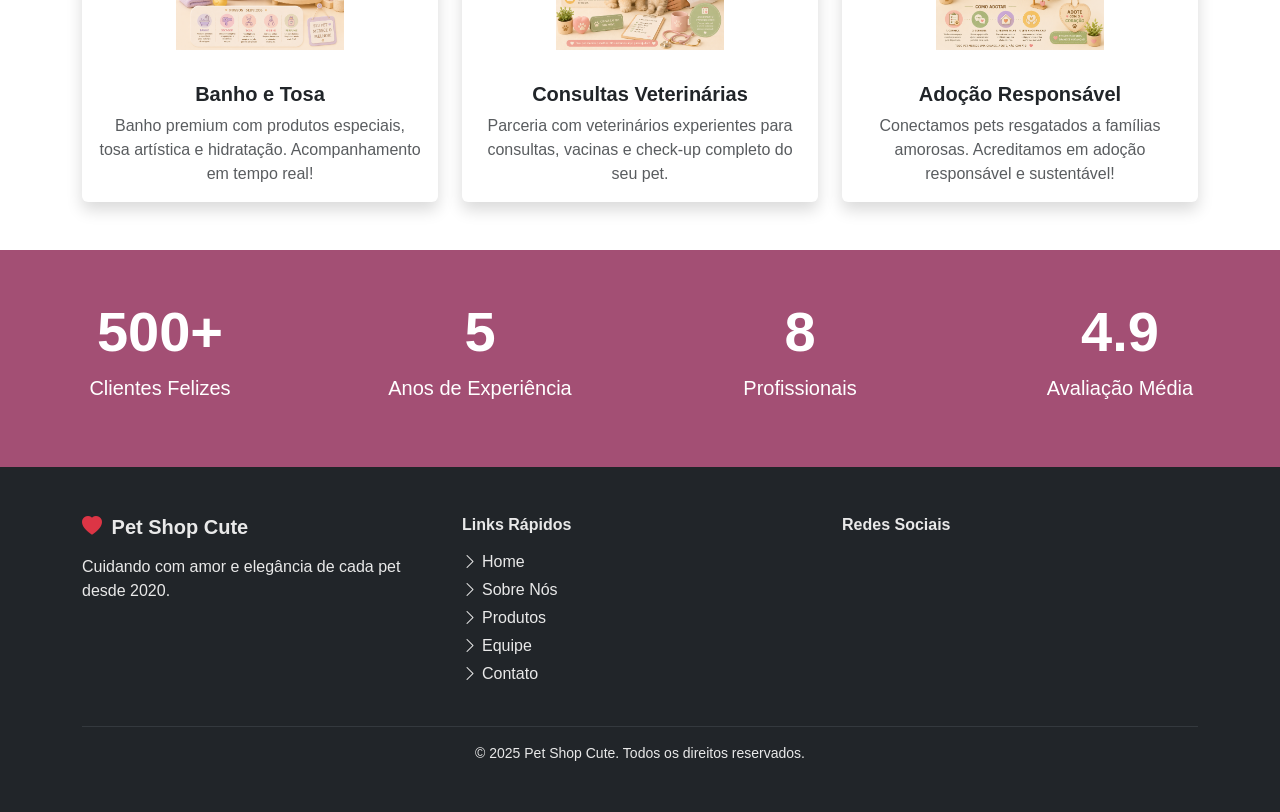
<file: paginas/sobre.html>
<!DOCTYPE html>
<html lang="pt-BR">
<head>
    <meta charset="UTF-8">
    <meta name="viewport" content="width=device-width, initial-scale=1.0">
    <link rel="icon" href="../imagens/logo.png" type="image/png">
    <title>Pet Shop Cute | Sobre Nós</title>
    <link href="https://cdn.jsdelivr.net/npm/bootstrap@5.3.3/dist/css/bootstrap.min.css" rel="stylesheet">
    <link rel="stylesheet" href="https://cdn.jsdelivr.net/npm/bootstrap-icons@1.11.3/font/bootstrap-icons.min.css">
    <link rel="stylesheet" href="../css/estilo.css">
</head>
<body>

    <nav class="navbar navbar-expand-lg navbar-dark bg-primary sticky-top">
        <div class="container">
            <a class="navbar-brand fw-bold d-flex align-items-center" href="../index.html">
                <img src="../imagens/logo.png" alt="Logo" width="38" height="38" class="me-2 rounded-circle">
                Pet Shop Cute
            </a>
            <button class="navbar-toggler" type="button" data-bs-toggle="collapse" data-bs-target="#navbarPrincipal">
                <span class="navbar-toggler-icon"></span>
            </button>
            <div class="collapse navbar-collapse" id="navbarPrincipal">
                <ul class="navbar-nav ms-auto">
                    <li class="nav-item"><a class="nav-link" href="../index.html">Home</a></li>
                    <li class="nav-item"><a class="nav-link active" href="sobre.html">Sobre Nós</a></li>
                    <li class="nav-item"><a class="nav-link" href="produtos.html">Produtos</a></li>
                    <li class="nav-item"><a class="nav-link" href="equipe.html">Equipe</a></li>
                    <li class="nav-item"><a class="nav-link" href="contato.html">Contato</a></li>
                </ul>
            </div>
        </div>
    </nav>

    
    <section class="hero-interno text-center">
        <div class="container">
            <h1 class="fw-bold display-5">Sobre o Pet Shop Cute</h1>
            <p class="lead">Conheça nossa história, missão e valores.</p>
            <nav aria-label="breadcrumb">
                <ol class="breadcrumb justify-content-center mb-0">
                    <li class="breadcrumb-item"><a href="../index.html" class="text-white">Home</a></li>
                    <li class="breadcrumb-item text-white-50 active">Sobre Nós</li>
                </ol>
            </nav>
        </div>
    </section>

    
    <section class="py-5">
        <div class="container">
            <div class="row align-items-center g-5">
                <div class="col-md-6">
                    <h2 class="fw-bold secao-titulo text-start">Nossa História</h2>
                    <p>O <strong>Pet Shop Cute</strong> nasceu em 2026 do sonho de duas amigas apaixonadas por animais: Ana e Carla. Cansadas de não encontrar um pet shop que tratasse os animais com o carinho que eles merecem, decidiram criar um espaço diferente — elegante, acolhedor e cheio de amor.</p>
                    <p>Começamos pequenas, em um espaço de apenas 40m², com muito amor e determinação. Hoje, contamos com uma equipe de 8 profissionais especializados, espaço de 200m² e somos referência em cuidados premium para pets em Brasília.</p>
                    <p>Ao longo dos anos, construímos uma família de tutores fiéis que confiam no nosso trabalho. Para nós, cada pet é único e merece tratamento especial!</p>
                </div>
                <div class="col-md-6 text-center">
                    <img src="../imagens/Pet Shop.jpeg" class="img-fluid rounded shadow" alt="Nossa loja">
                </div>
            </div>
        </div>
    </section>

    
    <section class="py-5 bg-light">
        <div class="container">
            <h2 class="text-center fw-bold secao-titulo mb-5">Missão, Visão e Valores</h2>
            <div class="row g-4">
                <!-- Missão -->
                <div class="col-md-4">
                    <div class="card h-100 shadow border-0 text-center">
                        <div class="card-body p-4">
                            <div class="mb-3">
                                <i class="bi bi-bullseye text-primary" style="font-size: 3rem;"></i>
                            </div>
                            <h4 class="card-title fw-bold">Missão</h4>
                            <p class="card-text text-muted">Oferecer serviços e produtos de excelência para o bem-estar dos animais de estimação, proporcionando uma experiência única e humanizada para pets e seus tutores.</p>
                        </div>
                    </div>
                </div>
                <!-- Visão -->
                <div class="col-md-4">
                    <div class="card h-100 shadow border-0 text-center">
                        <div class="card-body p-4">
                            <div class="mb-3">
                                <i class="bi bi-eye text-primary" style="font-size: 3rem;"></i>
                            </div>
                            <h4 class="card-title fw-bold">Visão</h4>
                            <p class="card-text text-muted">Ser o pet shop mais amado de Brasília, reconhecido pela qualidade, carinho e inovação nos cuidados com os animais. Crescer para atender mais cidades até 2027.</p>
                        </div>
                    </div>
                </div>
                <!-- Valores -->
                <div class="col-md-4">
                    <div class="card h-100 shadow border-0 text-center">
                        <div class="card-body p-4">
                            <div class="mb-3">
                                <i class="bi bi-heart text-primary" style="font-size: 3rem;"></i>
                            </div>
                            <h4 class="card-title fw-bold">Valores</h4>
                            <ul class="list-unstyled text-muted">
                                <li><i class="bi bi-check-circle-fill text-primary me-1"></i> Amor pelos animais</li>
                                <li><i class="bi bi-check-circle-fill text-primary me-1"></i> Ética e transparência</li>
                                <li><i class="bi bi-check-circle-fill text-primary me-1"></i> Qualidade premium</li>
                                <li><i class="bi bi-check-circle-fill text-primary me-1"></i> Respeito ao cliente</li>
                                <li><i class="bi bi-check-circle-fill text-primary me-1"></i> Sustentabilidade</li>
                            </ul>
                        </div>
                    </div>
                </div>
            </div>
        </div>
    </section>

    
    <section class="py-5">
        <div class="container">
            <h2 class="text-center fw-bold secao-titulo mb-5">Nossos Serviços</h2>
            <div class="row g-4">
                <div class="col-lg-4 col-md-6">
                    <div class="card h-100 shadow border-0">
                        <img src="../imagens/banho e tosa.png" class="card-img-top p-3" alt="Banho e Tosa" style="height:200px; object-fit:contain;">
                        <div class="card-body text-center">
                            <h5 class="card-title fw-bold">Banho e Tosa</h5>
                            <p class="card-text text-muted">Banho premium com produtos especiais, tosa artística e hidratação. Acompanhamento em tempo real!</p>
                        </div>
                    </div>
                </div>
                <div class="col-lg-4 col-md-6">
                    <div class="card h-100 shadow border-0">
                        <img src="../imagens/veterinaria.png" class="card-img-top p-3" alt="Veterinária" style="height:200px; object-fit:contain;">
                        <div class="card-body text-center">
                            <h5 class="card-title fw-bold">Consultas Veterinárias</h5>
                            <p class="card-text text-muted">Parceria com veterinários experientes para consultas, vacinas e check-up completo do seu pet.</p>
                        </div>
                    </div>
                </div>
                <div class="col-lg-4 col-md-6">
                    <div class="card h-100 shadow border-0">
                        <img src="../imagens/adocao.png" class="card-img-top p-3" alt="Adoção" style="height:200px; object-fit:contain;">
                        <div class="card-body text-center">
                            <h5 class="card-title fw-bold">Adoção Responsável</h5>
                            <p class="card-text text-muted">Conectamos pets resgatados a famílias amorosas. Acreditamos em adoção responsável e sustentável!</p>
                        </div>
                    </div>
                </div>
            </div>
        </div>
    </section>

    
    <section class="py-5 bg-primary text-white">
        <div class="container-fluid">
            <div class="row text-center g-4">
                <div class="col-6 col-md-3">
                    <h2 class="fw-bold display-4">500+</h2>
                    <p class="lead">Clientes Felizes</p>
                </div>
                <div class="col-6 col-md-3">
                    <h2 class="fw-bold display-4">5</h2>
                    <p class="lead">Anos de Experiência</p>
                </div>
                <div class="col-6 col-md-3">
                    <h2 class="fw-bold display-4">8</h2>
                    <p class="lead">Profissionais</p>
                </div>
                <div class="col-6 col-md-3">
                    <h2 class="fw-bold display-4">4.9</h2>
                    <p class="lead">Avaliação Média</p>
                </div>
            </div>
        </div>
    </section>

    
    <footer class="bg-dark text-white py-5">
        <div class="container">
            <div class="row g-4">
                <div class="col-md-4">
                    <h5 class="fw-bold mb-3"><i class="bi bi-heart-fill text-danger me-1"></i> Pet Shop Cute</h5>
                    <p class="text-muted">Cuidando com amor e elegância de cada pet desde 2020.</p>
                </div>
                <div class="col-md-4">
                    <h6 class="fw-bold mb-3">Links Rápidos</h6>
                    <ul class="list-unstyled">
                        <li class="mb-1"><a href="../index.html" class="text-muted"><i class="bi bi-chevron-right me-1"></i>Home</a></li>
                        <li class="mb-1"><a href="sobre.html" class="text-muted"><i class="bi bi-chevron-right me-1"></i>Sobre Nós</a></li>
                        <li class="mb-1"><a href="produtos.html" class="text-muted"><i class="bi bi-chevron-right me-1"></i>Produtos</a></li>
                        <li class="mb-1"><a href="equipe.html" class="text-muted"><i class="bi bi-chevron-right me-1"></i>Equipe</a></li>
                        <li class="mb-1"><a href="contato.html" class="text-muted"><i class="bi bi-chevron-right me-1"></i>Contato</a></li>
                    </ul>
                </div>
                <div class="col-md-4">
                    <h6 class="fw-bold mb-3">Redes Sociais</h6>
                    <!-- redes sociais removidas -->
                </div>
            </div>
            <hr class="border-secondary mt-4">
            <p class="text-center text-muted mb-0 small">&copy; 2025 Pet Shop Cute. Todos os direitos reservados.</p>
        </div>
    </footer>

    <script src="https://cdn.jsdelivr.net/npm/bootstrap@5.3.3/dist/js/bootstrap.bundle.min.js"></script>
    <script src="../js/script.js"></script>
</body>
</html>
</file>
<file: css/estilo.css>
/* =============================================
   MiauBuau Pet Shop - CSS Personalizado
   Aluna: Manu
   ============================================= */

:root {
    --cor-primaria: #a34f74;
    --cor-secundaria: #f8d7e6;
    --cor-fundo: #fff7fb;
    --cor-texto: #5c3b47;
    --cor-primaria-escura: #7c3456;
}

/* ---- GERAL ---- */
body {
    font-family: 'Segoe UI', Tahoma, Geneva, Verdana, sans-serif;
    color: var(--cor-texto);
    scroll-behavior: smooth;
}

/* Override do Bootstrap - cor primária para rosa/pet shop */
.bg-primary {
    background-color: var(--cor-primaria) !important;
}

.text-primary {
    color: var(--cor-primaria) !important;
}

.btn-primary {
    background-color: var(--cor-primaria);
    border-color: var(--cor-primaria);
    color: #fff;
}

.btn-primary:hover {
    background-color: var(--cor-primaria-escura);
    border-color: var(--cor-primaria-escura);
    transform: scale(1.05);
    transition: all 0.3s ease;
    color: #fff;
}

.btn-outline-primary {
    color: var(--cor-primaria);
    border-color: var(--cor-primaria);
}

.btn-outline-primary:hover {
    background-color: var(--cor-primaria);
    border-color: var(--cor-primaria);
    color: #fff;
}

/* ---- NAVBAR ---- */
.navbar {
    background-color: var(--cor-primaria) !important;
    box-shadow: 0 2px 10px rgba(0,0,0,0.2);
}

.navbar-brand {
    font-size: 1.5rem;
    letter-spacing: 1px;
}

.nav-link {
    transition: color 0.3s ease;
    font-weight: 500;
}

.nav-link:hover {
    color: var(--cor-secundaria) !important;
}

/* ---- CAROUSEL ---- */
.carousel-caption {
    background-color: rgba(0, 0, 0, 0.55);
    border-radius: 12px;
    padding: 20px 30px;
}

.carousel-item img {
    height: 500px;
    object-fit: cover;
    filter: brightness(0.75);
}

/* ---- CARDS ---- */
.card {
    transition: transform 0.3s ease, box-shadow 0.3s ease;
    border: none;
}

.card:hover {
    transform: translateY(-6px);
    box-shadow: 0 10px 30px rgba(0,0,0,0.15) !important;
}

.card-img-top {
    height: 200px;
    object-fit: cover;
}

/* ---- CARDS DE EQUIPE ---- */
.img-equipe {
    width: 140px;
    height: 140px;
    object-fit: cover;
    border: 4px solid var(--cor-primaria);
}

/* ---- ACCORDION ---- */
.accordion-button:not(.collapsed) {
    color: var(--cor-primaria);
    background-color: #fff0f6;
    box-shadow: none;
}

.accordion-button:focus {
    box-shadow: 0 0 0 0.2rem rgba(163, 79, 116, 0.25);
}

/* ---- SEÇÃO HERO (cabeçalho interno) ---- */
.hero-interno {
    background: linear-gradient(135deg, var(--cor-primaria), #d4849f);
    padding: 60px 0;
    color: white;
}

/* ---- MAPA ---- */
.mapa-container iframe {
    border-radius: 12px;
    box-shadow: 0 4px 15px rgba(0,0,0,0.2);
}

/* ---- FOOTER ---- */
footer {
    background-color: #1a1a1a !important;
}
footer {
    background-color: #1a1a1a !important;
}

/* Footer text color */
footer, footer p, footer small, footer .text-muted, footer h5, footer h6 {
    color: #e9e9e9 !important;
}

footer a {
    text-decoration: none;
    transition: color 0.3s ease, transform 0.18s ease;
    color: #e9e9e9;
}

footer a:hover {
    color: var(--cor-secundaria) !important;
}

footer .redes-sociais a {
    font-size: 1.6rem;
    transition: color 0.3s ease, transform 0.3s ease;
    display: inline-block;
    color: #e9e9e9;
    cursor: pointer;
}

footer .redes-sociais a:hover {
    color: var(--cor-secundaria) !important;
    transform: scale(1.2);
}

/* ---- DEPOIMENTOS ---- */
.secao-depoimentos {
    background-color: var(--cor-primaria);
}

/* ---- UTILITÁRIOS ---- */
.secao-titulo {
    position: relative;
    margin-bottom: 2rem;
}

.secao-titulo::after {
    content: '';
    display: block;
    width: 60px;
    height: 4px;
    background-color: var(--cor-secundaria);
    margin: 10px auto 0;
    border-radius: 2px;
}

/* Responsivo - ajustes mobile */
@media (max-width: 768px) {
    .carousel-item img {
        height: 280px;
    }
    .carousel-caption {
        display: none;
    }
}
</file>
